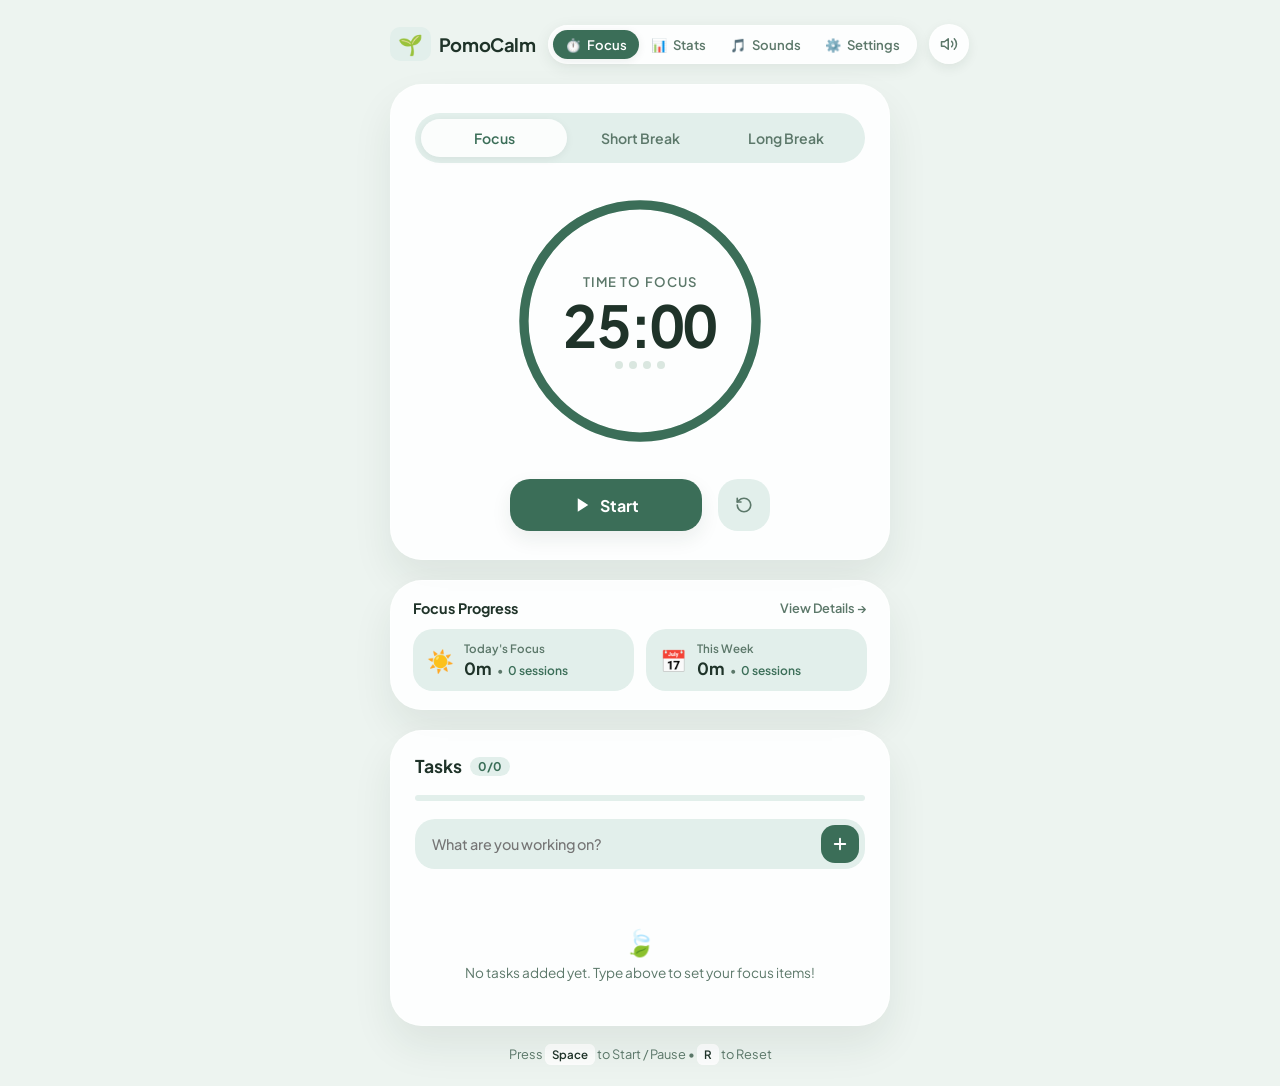
<file: index.html>
<!DOCTYPE html>
<html lang="en" data-theme="focus">
<head>
    <meta charset="UTF-8">
    <meta name="viewport" content="width=device-width, initial-scale=1.0">
    <title>PomoCalm — Serene Focus Dashboard</title>
    <meta name="description" content="A calm, modern pastel Pomodoro focus dashboard with analytics, ambient soundscape mixer, and task tracker.">
    
    <!-- Google Fonts -->
    <link rel="preconnect" href="https://fonts.googleapis.com">
    <link rel="preconnect" href="https://fonts.gstatic.com" crossorigin>
    <link href="https://fonts.googleapis.com/css2?family=Plus+Jakarta+Sans:wght@400;500;600;700&display=swap" rel="stylesheet">
    
    <!-- Stylesheet -->
    <link rel="stylesheet" href="style.css">
</head>
<body>
    <div class="app-container">
        <!-- Header -->
        <header class="app-header">
            <div class="brand">
                <span class="brand-icon">🌱</span>
                <span class="brand-name">PomoCalm</span>
            </div>
            
            <!-- Dashboard View Navigation Bar -->
            <nav class="dashboard-nav" aria-label="Dashboard Views">
                <button class="dash-nav-btn active" data-view="view-timer" title="Timer & Tasks">
                    <span class="nav-icon">⏱️</span>
                    <span class="nav-label">Focus</span>
                </button>
                <button class="dash-nav-btn" data-view="view-analytics" title="Analytics & Stats">
                    <span class="nav-icon">📊</span>
                    <span class="nav-label">Stats</span>
                </button>
                <button class="dash-nav-btn" data-view="view-ambient" title="Ambient Soundscapes">
                    <span class="nav-icon">🎵</span>
                    <span class="nav-label">Sounds</span>
                </button>
                <button class="dash-nav-btn" data-view="view-settings" title="Settings">
                    <span class="nav-icon">⚙️</span>
                    <span class="nav-label">Settings</span>
                </button>
            </nav>

            <button id="sound-toggle" class="icon-button" aria-label="Toggle Sound" title="Toggle chime sound">
                <svg id="sound-icon-on" class="icon" viewBox="0 0 24 24" fill="none" stroke="currentColor" stroke-width="2" stroke-linecap="round" stroke-linejoin="round">
                    <polygon points="11 5 6 9 2 9 2 15 6 15 11 19 11 5"></polygon>
                    <path d="M19.07 4.93a10 10 0 0 1 0 14.14M15.54 8.46a5 5 0 0 1 0 7.07"></path>
                </svg>
                <svg id="sound-icon-off" class="icon hidden" viewBox="0 0 24 24" fill="none" stroke="currentColor" stroke-width="2" stroke-linecap="round" stroke-linejoin="round">
                    <line x1="1" y1="1" x2="23" y2="23"></line>
                    <path d="M9 9l3 3M11 5L6 9H2v6h4l5 4V5z"></path>
                    <path d="M15.54 8.46a5 5 0 0 1 0 7.07"></path>
                </svg>
            </button>
        </header>

        <!-- VIEW 1: TIMER & TASKS -->
        <div id="view-timer" class="dashboard-view active">
            <!-- Main Timer Card -->
            <main class="timer-card">
                <!-- Mode Switcher Tabs -->
                <nav class="mode-tabs" aria-label="Timer Mode Navigation">
                    <button class="tab-btn active" data-mode="focus" id="tab-focus">Focus</button>
                    <button class="tab-btn" data-mode="shortBreak" id="tab-short">Short Break</button>
                    <button class="tab-btn" data-mode="longBreak" id="tab-long">Long Break</button>
                    <div class="tab-indicator"></div>
                </nav>

                <!-- Circular Timer Display -->
                <div class="timer-display-wrapper">
                    <svg class="progress-ring" width="280" height="280" viewBox="0 0 280 280">
                        <circle class="progress-ring-track" cx="140" cy="140" r="125" stroke-width="10" />
                        <circle class="progress-ring-fill" cx="140" cy="140" r="125" stroke-width="10" />
                    </svg>
                    <div class="timer-display-content">
                        <!-- Active Task Focus Badge -->
                        <div id="active-task-pill" class="active-task-pill hidden">
                            <span class="pill-dot"></span>
                            <span id="active-task-text" class="active-task-text">Focus Task</span>
                        </div>

                        <div id="status-label" class="status-label">Time to focus</div>
                        <div id="timer-readout" class="timer-readout" aria-live="polite">25:00</div>
                        <div id="session-count" class="session-dots" title="Completed focus sessions">
                            <span class="dot active"></span>
                            <span class="dot"></span>
                            <span class="dot"></span>
                            <span class="dot"></span>
                        </div>
                    </div>
                </div>

                <!-- Timer Action Controls -->
                <div class="controls">
                    <button id="start-pause-btn" class="btn btn-primary">
                        <svg id="play-icon" class="btn-icon" viewBox="0 0 24 24" fill="currentColor">
                            <polygon points="5 3 19 12 5 21 5 3"></polygon>
                        </svg>
                        <svg id="pause-icon" class="btn-icon hidden" viewBox="0 0 24 24" fill="currentColor">
                            <rect x="6" y="4" width="4" height="16"></rect>
                            <rect x="14" y="4" width="4" height="16"></rect>
                        </svg>
                        <span id="start-pause-text">Start</span>
                    </button>

                    <button id="finish-early-btn" class="btn btn-secondary hidden" aria-label="Log Elapsed Focus Time" title="Finish & log elapsed focus minutes">
                        <svg class="btn-icon" viewBox="0 0 24 24" fill="none" stroke="currentColor" stroke-width="2.4" stroke-linecap="round" stroke-linejoin="round">
                            <polyline points="20 6 9 17 4 12"></polyline>
                        </svg>
                    </button>
                    
                    <button id="reset-btn" class="btn btn-secondary" aria-label="Reset Timer" title="Reset timer">
                        <svg class="btn-icon" viewBox="0 0 24 24" fill="none" stroke="currentColor" stroke-width="2.2" stroke-linecap="round" stroke-linejoin="round">
                            <path d="M3 12a9 9 0 1 0 9-9 9.75 9.75 0 0 0-6.74 2.74L3 8"></path>
                            <path d="M3 3v5h5"></path>
                        </svg>
                    </button>
                </div>
            </main>

            <!-- Quick Focus Summary Card (Today & This Week) -->
            <section class="focus-summary-card" aria-label="Focus Summary">
                <div class="focus-summary-header">
                    <span class="focus-summary-title">Focus Progress</span>
                    <button id="quick-view-stats-btn" class="text-button">View Details &rarr;</button>
                </div>
                <div class="focus-summary-grid">
                    <div class="focus-summary-item">
                        <span class="summary-item-icon">☀️</span>
                        <div class="summary-item-content">
                            <span class="summary-item-label">Today's Focus</span>
                            <div class="summary-item-metrics">
                                <span id="quick-today-time" class="summary-item-value">0m</span>
                                <span class="summary-item-dot">&bull;</span>
                                <span id="quick-today-sessions" class="summary-item-sub">0 sessions</span>
                            </div>
                        </div>
                    </div>
                    <div class="focus-summary-item">
                        <span class="summary-item-icon">📅</span>
                        <div class="summary-item-content">
                            <span class="summary-item-label">This Week</span>
                            <div class="summary-item-metrics">
                                <span id="quick-week-time" class="summary-item-value">0m</span>
                                <span class="summary-item-dot">&bull;</span>
                                <span id="quick-week-sessions" class="summary-item-sub">0 sessions</span>
                            </div>
                        </div>
                    </div>
                </div>
            </section>

            <!-- Task Tracker Section -->
            <section class="task-card">
                <div class="task-header">
                    <div class="task-title-group">
                        <h2 class="task-title">Tasks</h2>
                        <span id="task-progress-badge" class="task-badge">0/0</span>
                    </div>
                    <button id="clear-completed-btn" class="text-button hidden">Clear completed</button>
                </div>

                <div class="task-progress-bar-container">
                    <div id="task-progress-fill" class="task-progress-fill"></div>
                </div>

                <form id="add-task-form" class="task-input-container">
                    <input type="text" id="task-input" class="task-input" placeholder="What are you working on?" maxlength="80" autocomplete="off" required>
                    <button type="submit" class="btn-add-task" aria-label="Add task" title="Add task">
                        <svg class="icon" viewBox="0 0 24 24" fill="none" stroke="currentColor" stroke-width="2.5" stroke-linecap="round" stroke-linejoin="round">
                            <line x1="12" y1="5" x2="12" y2="19"></line>
                            <line x1="5" y1="12" x2="19" y2="12"></line>
                        </svg>
                    </button>
                </form>

                <ul id="task-list" class="task-list" aria-label="Task List"></ul>

                <div id="task-empty-state" class="task-empty-state">
                    <span class="empty-icon">🍃</span>
                    <p>No tasks added yet. Type above to set your focus items!</p>
                </div>
            </section>
        </div>

        <!-- VIEW 2: ANALYTICS & STATS -->
        <div id="view-analytics" class="dashboard-view hidden">
            <section class="analytics-card">
                <div class="card-title-bar">
                    <h2>Focus Analytics</h2>
                    <span class="subtitle">Track your daily and weekly focus progress</span>
                </div>

                <!-- Stats Summary Cards Grid (2x2) -->
                <div class="stats-grid">
                    <div class="stat-card stat-card-highlight">
                        <span class="stat-icon">☀️</span>
                        <div class="stat-info">
                            <span class="stat-label">Today's Focus</span>
                            <span id="stat-today-time" class="stat-value">0m</span>
                            <span id="stat-today-sessions" class="stat-sub">0 sessions</span>
                        </div>
                    </div>
                    <div class="stat-card stat-card-highlight">
                        <span class="stat-icon">📅</span>
                        <div class="stat-info">
                            <span class="stat-label">This Week</span>
                            <span id="stat-week-time" class="stat-value">0m</span>
                            <span id="stat-week-sessions" class="stat-sub">0 sessions</span>
                        </div>
                    </div>
                    <div class="stat-card">
                        <span class="stat-icon">🔥</span>
                        <div class="stat-info">
                            <span class="stat-label">Current Streak</span>
                            <span id="stat-streak" class="stat-value">0 Days</span>
                            <span class="stat-sub">Consecutive days</span>
                        </div>
                    </div>
                    <div class="stat-card">
                        <span class="stat-icon">🏆</span>
                        <div class="stat-info">
                            <span class="stat-label">All-Time Total</span>
                            <span id="stat-total-time" class="stat-value">0m</span>
                            <span id="stat-completed-pomo" class="stat-sub">0 sessions</span>
                        </div>
                    </div>
                </div>

                <!-- Weekly Focus Time Chart (Mon - Sun) -->
                <div class="chart-section">
                    <div class="section-header-row">
                        <h3>This Week's Focus (Minutes)</h3>
                        <span id="chart-week-range" class="chart-week-badge">Mon – Sun</span>
                    </div>
                    <div class="chart-container">
                        <svg id="analytics-bar-chart" class="bar-chart-svg" viewBox="0 0 360 165"></svg>
                    </div>
                </div>

                <!-- Session History Log -->
                <div class="history-section">
                    <div class="section-header-row">
                        <h3>Focus History</h3>
                        <div class="history-filter-tabs" role="tablist" aria-label="Filter Focus History">
                            <button type="button" class="filter-pill active" data-filter="today">Today</button>
                            <button type="button" class="filter-pill" data-filter="week">This Week</button>
                            <button type="button" class="filter-pill" data-filter="all">All</button>
                        </div>
                    </div>
                    <ul id="session-history-list" class="history-list">
                        <!-- Dynamic History Rows -->
                    </ul>
                    <div id="history-empty" class="task-empty-state">
                        <span class="empty-icon">📈</span>
                        <p id="history-empty-text">No focus sessions recorded for today yet. Start the timer to log your progress!</p>
                    </div>
                </div>
            </section>
        </div>

        <!-- VIEW 3: AMBIENT SOUNDSCAPES MIXER -->
        <div id="view-ambient" class="dashboard-view hidden">
            <section class="ambient-card">
                <div class="card-title-bar">
                    <div class="title-with-toggle">
                        <h2>Ambient Soundscape Mixer</h2>
                        <button id="ambient-master-toggle" class="btn-toggle-pill active">
                            <span id="ambient-master-status">Audio Active</span>
                        </button>
                    </div>
                    <span class="subtitle">Craft your ideal background acoustic atmosphere</span>
                </div>

                <div class="soundscape-channels">
                    <!-- Channel 1: Rain -->
                    <div class="channel-row">
                        <div class="channel-info">
                            <span class="channel-icon">🌧️</span>
                            <div class="channel-name-group">
                                <span class="channel-title">Gentle Rain</span>
                                <span class="channel-desc">Soft steady rainfall</span>
                            </div>
                        </div>
                        <input type="range" id="volume-rain" class="sound-slider" min="0" max="100" value="0">
                        <span id="val-rain" class="volume-val">Off</span>
                    </div>

                    <!-- Channel 2: Wind -->
                    <div class="channel-row">
                        <div class="channel-info">
                            <span class="channel-icon">🌲</span>
                            <div class="channel-name-group">
                                <span class="channel-title">Forest Wind</span>
                                <span class="channel-desc">Organic breezy foliage</span>
                            </div>
                        </div>
                        <input type="range" id="volume-wind" class="sound-slider" min="0" max="100" value="0">
                        <span id="val-wind" class="volume-val">Off</span>
                    </div>

                    <!-- Channel 3: Brown Noise -->
                    <div class="channel-row">
                        <div class="channel-info">
                            <span class="channel-icon">🎧</span>
                            <div class="channel-name-group">
                                <span class="channel-title">Deep Brown Noise</span>
                                <span class="channel-desc">Warm soothing rumble</span>
                            </div>
                        </div>
                        <input type="range" id="volume-noise" class="sound-slider" min="0" max="100" value="0">
                        <span id="val-noise" class="volume-val">Off</span>
                    </div>

                    <!-- Channel 4: Ocean Waves -->
                    <div class="channel-row">
                        <div class="channel-info">
                            <span class="channel-icon">🌊</span>
                            <div class="channel-name-group">
                                <span class="channel-title">Ocean Waves</span>
                                <span class="channel-desc">Rhythmic tidal surges</span>
                            </div>
                        </div>
                        <input type="range" id="volume-waves" class="sound-slider" min="0" max="100" value="0">
                        <span id="val-waves" class="volume-val">Off</span>
                    </div>
                </div>
            </section>
        </div>

        <!-- VIEW 4: SETTINGS -->
        <div id="view-settings" class="dashboard-view hidden">
            <section class="settings-card">
                <div class="card-title-bar">
                    <h2>Timer Settings</h2>
                    <span class="subtitle">Customize session durations and preferences</span>
                </div>

                <form id="settings-form" class="settings-form">
                    <div class="settings-group">
                        <label for="setting-focus-dur">Focus Duration (minutes)</label>
                        <input type="number" id="setting-focus-dur" class="settings-input" min="1" max="120" value="25" required>
                    </div>

                    <div class="settings-group">
                        <label for="setting-short-dur">Short Break Duration (minutes)</label>
                        <input type="number" id="setting-short-dur" class="settings-input" min="1" max="60" value="5" required>
                    </div>

                    <div class="settings-group">
                        <label for="setting-long-dur">Long Break Duration (minutes)</label>
                        <input type="number" id="setting-long-dur" class="settings-input" min="1" max="90" value="15" required>
                    </div>

                    <div class="settings-toggle-group">
                        <label for="setting-auto-start">Auto-start Breaks</label>
                        <input type="checkbox" id="setting-auto-start" class="settings-checkbox">
                    </div>

                    <div class="settings-actions">
                        <button type="submit" class="btn btn-primary">Save Settings</button>
                        <button type="button" id="btn-reset-all" class="text-button text-danger">Reset All Data</button>
                    </div>
                </form>
            </section>
        </div>

        <!-- Footer -->
        <footer class="app-footer">
            <p>Press <kbd>Space</kbd> to Start / Pause &bull; <kbd>R</kbd> to Reset</p>
        </footer>
    </div>

    <!-- Application Script -->
    <script src="app.js"></script>
</body>
</html>
</file>
<file: style.css>
/* PomoCalm — Modern Pastel Pomodoro Focus Dashboard Styles */

:root {
    /* Focus Theme (Default - Sage Green) */
    --bg-primary: #EDF4F0;
    --bg-secondary: #E2EFEB;
    --card-bg: rgba(255, 255, 255, 0.88);
    --card-border: rgba(255, 255, 255, 0.6);
    --accent-color: #3B6E58;
    --accent-hover: #2E5745;
    --accent-light: #D8E8E0;
    --ring-track: #DAE7E0;
    --text-dark: #1F3329;
    --text-muted: #5C786A;
    --shadow-color: rgba(31, 51, 41, 0.08);

    /* Typography & Spacing */
    --font-family: 'Plus Jakarta Sans', -apple-system, BlinkMacSystemFont, 'Segoe UI', Roboto, sans-serif;
    --radius-lg: 32px;
    --radius-md: 20px;
    --radius-sm: 14px;
    --radius-full: 9999px;
    --transition-smooth: all 0.5s cubic-bezier(0.16, 1, 0.3, 1);
}

/* Theme Switching Overrides */
html[data-theme="shortBreak"] {
    --bg-primary: #FAF1EE;
    --bg-secondary: #F7E5E0;
    --accent-color: #D97757;
    --accent-hover: #C26041;
    --accent-light: #FCDFD7;
    --ring-track: #F4D9D2;
    --text-dark: #3B231B;
    --text-muted: #8C5F51;
    --shadow-color: rgba(59, 35, 27, 0.08);
}

html[data-theme="longBreak"] {
    --bg-primary: #EEF3F7;
    --bg-secondary: #E0EBF3;
    --accent-color: #4A7B9D;
    --accent-hover: #396381;
    --accent-light: #D7E5F0;
    --ring-track: #D2E2EE;
    --text-dark: #1A2C38;
    --text-muted: #567184;
    --shadow-color: rgba(26, 44, 56, 0.08);
}

/* Global Reset & Base */
*, *::before, *::after {
    box-sizing: border-box;
    margin: 0;
    padding: 0;
}

body {
    font-family: var(--font-family);
    background-color: var(--bg-primary);
    color: var(--text-dark);
    min-height: 100vh;
    display: flex;
    justify-content: center;
    align-items: center;
    transition: var(--transition-smooth);
    padding: 24px 16px;
    -webkit-font-smoothing: antialiased;
    -moz-osx-font-smoothing: grayscale;
}

.app-container {
    width: 100%;
    max-width: 500px;
    display: flex;
    flex-direction: column;
    gap: 20px;
    align-items: center;
}

/* Header */
.app-header {
    width: 100%;
    display: flex;
    justify-content: space-between;
    align-items: center;
    gap: 12px;
}

.brand {
    display: flex;
    align-items: center;
    gap: 8px;
    font-size: 1.15rem;
    font-weight: 700;
    color: var(--text-dark);
    letter-spacing: -0.02em;
    flex-shrink: 0;
}

.brand-icon {
    font-size: 1.25rem;
    background: var(--bg-secondary);
    padding: 4px 8px;
    border-radius: 10px;
    transition: var(--transition-smooth);
}

/* Dashboard View Navigation Bar */
.dashboard-nav {
    display: flex;
    background: var(--card-bg);
    border: 1px solid var(--card-border);
    backdrop-filter: blur(12px);
    padding: 4px;
    border-radius: var(--radius-full);
    box-shadow: 0 4px 16px var(--shadow-color);
}

.dash-nav-btn {
    background: none;
    border: none;
    padding: 6px 12px;
    border-radius: var(--radius-full);
    font-family: var(--font-family);
    font-size: 0.82rem;
    font-weight: 600;
    color: var(--text-muted);
    cursor: pointer;
    display: flex;
    align-items: center;
    gap: 6px;
    transition: var(--transition-smooth);
}

.dash-nav-btn:hover {
    color: var(--text-dark);
}

.dash-nav-btn.active {
    background: var(--accent-color);
    color: #FFFFFF;
    box-shadow: 0 2px 8px var(--shadow-color);
}

.icon-button {
    background: var(--card-bg);
    border: 1px solid var(--card-border);
    color: var(--text-muted);
    width: 40px;
    height: 40px;
    border-radius: var(--radius-md);
    display: flex;
    align-items: center;
    justify-content: center;
    cursor: pointer;
    transition: var(--transition-smooth);
    box-shadow: 0 4px 12px var(--shadow-color);
    flex-shrink: 0;
}

.icon-button:hover {
    color: var(--accent-color);
    transform: translateY(-2px);
}

.icon {
    width: 18px;
    height: 18px;
}

.hidden {
    display: none !important;
}

/* Dashboard Views Container */
.dashboard-view {
    width: 100%;
    display: flex;
    flex-direction: column;
    gap: 20px;
    animation: view-fade-in 0.4s cubic-bezier(0.16, 1, 0.3, 1) forwards;
}

@keyframes view-fade-in {
    from {
        opacity: 0;
        transform: translateY(10px);
    }
    to {
        opacity: 1;
        transform: translateY(0);
    }
}

/* Timer Card */
.timer-card {
    width: 100%;
    background: var(--card-bg);
    border: 1px solid var(--card-border);
    backdrop-filter: blur(20px);
    -webkit-backdrop-filter: blur(20px);
    border-radius: var(--radius-lg);
    padding: 28px 24px;
    display: flex;
    flex-direction: column;
    align-items: center;
    gap: 28px;
    box-shadow: 0 20px 40px var(--shadow-color);
    transition: var(--transition-smooth);
}

/* Mode Switcher Tabs */
.mode-tabs {
    position: relative;
    display: flex;
    background: var(--bg-secondary);
    padding: 6px;
    border-radius: var(--radius-full);
    width: 100%;
    transition: var(--transition-smooth);
}

.tab-btn {
    flex: 1;
    background: none;
    border: none;
    padding: 10px 14px;
    font-family: var(--font-family);
    font-size: 0.88rem;
    font-weight: 600;
    color: var(--text-muted);
    cursor: pointer;
    border-radius: var(--radius-full);
    z-index: 2;
    transition: color 0.3s ease;
}

.tab-btn.active {
    color: var(--accent-color);
}

.tab-indicator {
    position: absolute;
    top: 6px;
    bottom: 6px;
    left: 6px;
    width: calc((100% - 12px) / 3);
    background: var(--card-bg);
    border-radius: var(--radius-full);
    box-shadow: 0 2px 8px rgba(0, 0, 0, 0.06);
    z-index: 1;
    transition: transform 0.4s cubic-bezier(0.16, 1, 0.3, 1), background-color 0.4s ease;
}

/* SVG Progress Ring & Timer Display */
.timer-display-wrapper {
    position: relative;
    width: 260px;
    height: 260px;
    display: flex;
    align-items: center;
    justify-content: center;
}

.progress-ring {
    transform: rotate(-90deg);
    width: 100%;
    height: 100%;
}

.progress-ring-track {
    fill: transparent;
    stroke: var(--ring-track);
    transition: stroke 0.5s ease;
}

.progress-ring-fill {
    fill: transparent;
    stroke: var(--accent-color);
    stroke-dasharray: 785.4;
    stroke-dashoffset: 0;
    stroke-linecap: round;
    transition: stroke-dashoffset 1s linear, stroke 0.5s ease;
}

.timer-display-content {
    position: absolute;
    display: flex;
    flex-direction: column;
    align-items: center;
    justify-content: center;
    gap: 4px;
    text-align: center;
    width: 82%;
}

.active-task-pill {
    display: inline-flex;
    align-items: center;
    gap: 6px;
    background: var(--bg-secondary);
    color: var(--accent-color);
    padding: 3px 10px;
    border-radius: var(--radius-full);
    font-size: 0.75rem;
    font-weight: 600;
    max-width: 170px;
    transition: var(--transition-smooth);
}

.active-task-text {
    white-space: nowrap;
    overflow: hidden;
    text-overflow: ellipsis;
}

.pill-dot {
    width: 6px;
    height: 6px;
    border-radius: 50%;
    background: var(--accent-color);
    flex-shrink: 0;
    animation: dot-pulse 2s infinite ease-in-out;
}

@keyframes dot-pulse {
    0%, 100% { transform: scale(1); opacity: 1; }
    50% { transform: scale(1.4); opacity: 0.6; }
}

.status-label {
    font-size: 0.82rem;
    font-weight: 600;
    color: var(--text-muted);
    text-transform: uppercase;
    letter-spacing: 0.08em;
    transition: color 0.5s ease;
}

.timer-readout {
    font-size: 3.6rem;
    font-weight: 700;
    color: var(--text-dark);
    letter-spacing: -0.03em;
    font-variant-numeric: tabular-nums;
    font-feature-settings: "tnum";
    line-height: 1;
    margin: 2px 0;
}

.session-dots {
    display: flex;
    gap: 6px;
    margin-top: 2px;
}

.session-dots .dot {
    width: 8px;
    height: 8px;
    border-radius: 50%;
    background: var(--ring-track);
    transition: var(--transition-smooth);
}

.session-dots .dot.active {
    background: var(--accent-color);
    transform: scale(1.2);
}

/* Control Buttons */
.controls {
    display: flex;
    align-items: center;
    gap: 16px;
    width: 100%;
    max-width: 260px;
}

.btn {
    font-family: var(--font-family);
    font-size: 1rem;
    font-weight: 700;
    border: none;
    cursor: pointer;
    display: flex;
    align-items: center;
    justify-content: center;
    gap: 8px;
    border-radius: var(--radius-md);
    transition: var(--transition-smooth);
}

.btn-primary {
    flex: 1;
    height: 52px;
    background: var(--accent-color);
    color: #FFFFFF;
    box-shadow: 0 8px 20px var(--shadow-color);
}

.btn-primary:hover {
    background: var(--accent-hover);
    transform: translateY(-2px);
}

.btn-secondary {
    width: 52px;
    height: 52px;
    background: var(--bg-secondary);
    color: var(--text-muted);
}

.btn-secondary:hover {
    color: var(--text-dark);
    background: var(--accent-light);
}

.btn-icon {
    width: 18px;
    height: 18px;
}

/* Task Tracker Card Styles */
.task-card {
    width: 100%;
    background: var(--card-bg);
    border: 1px solid var(--card-border);
    backdrop-filter: blur(20px);
    -webkit-backdrop-filter: blur(20px);
    border-radius: var(--radius-lg);
    padding: 24px;
    display: flex;
    flex-direction: column;
    gap: 18px;
    box-shadow: 0 20px 40px var(--shadow-color);
}

.task-header {
    display: flex;
    justify-content: space-between;
    align-items: center;
}

.task-title-group {
    display: flex;
    align-items: center;
    gap: 8px;
}

.task-title {
    font-size: 1.1rem;
    font-weight: 700;
    color: var(--text-dark);
}

.task-badge {
    background: var(--bg-secondary);
    color: var(--accent-color);
    font-size: 0.75rem;
    font-weight: 700;
    padding: 2px 8px;
    border-radius: var(--radius-full);
}

.text-button {
    background: none;
    border: none;
    font-family: var(--font-family);
    font-size: 0.8rem;
    font-weight: 600;
    color: var(--text-muted);
    cursor: pointer;
}

.text-button:hover {
    color: var(--accent-color);
    text-decoration: underline;
}

.task-progress-bar-container {
    width: 100%;
    height: 6px;
    background: var(--bg-secondary);
    border-radius: var(--radius-full);
    overflow: hidden;
}

.task-progress-fill {
    height: 100%;
    width: 0%;
    background: var(--accent-color);
    border-radius: var(--radius-full);
    transition: width 0.4s ease, background-color 0.5s ease;
}

.task-input-container {
    display: flex;
    gap: 8px;
    background: var(--bg-secondary);
    padding: 5px 5px 5px 16px;
    border-radius: var(--radius-md);
    border: 1px solid transparent;
}

.task-input-container:focus-within {
    border-color: var(--accent-color);
    background: var(--card-bg);
}

.task-input {
    flex: 1;
    background: none;
    border: none;
    outline: none;
    font-family: var(--font-family);
    font-size: 0.9rem;
    font-weight: 500;
    color: var(--text-dark);
}

.btn-add-task {
    width: 38px;
    height: 38px;
    background: var(--accent-color);
    color: #FFFFFF;
    border: none;
    border-radius: var(--radius-sm);
    display: flex;
    align-items: center;
    justify-content: center;
    cursor: pointer;
}

.task-list {
    list-style: none;
    display: flex;
    flex-direction: column;
    gap: 8px;
    max-height: 240px;
    overflow-y: auto;
}

.task-item {
    display: flex;
    align-items: center;
    justify-content: space-between;
    gap: 10px;
    padding: 10px 12px;
    background: var(--bg-secondary);
    border-radius: var(--radius-md);
    border: 1.5px solid transparent;
}

.task-item.is-active {
    border-color: var(--accent-color);
    background: var(--card-bg);
}

.task-main {
    display: flex;
    align-items: center;
    gap: 10px;
    flex: 1;
    min-width: 0;
    cursor: pointer;
}

.task-checkbox {
    width: 20px;
    height: 20px;
    border-radius: 50%;
    border: 2px solid var(--text-muted);
    background: transparent;
    display: flex;
    align-items: center;
    justify-content: center;
    cursor: pointer;
    flex-shrink: 0;
}

.task-checkbox .check-icon {
    width: 12px;
    height: 12px;
    stroke: #FFFFFF;
    stroke-width: 3;
    opacity: 0;
}

.task-item.completed .task-checkbox {
    background: var(--accent-color);
    border-color: var(--accent-color);
}

.task-item.completed .task-checkbox .check-icon {
    opacity: 1;
}

.task-text {
    font-size: 0.9rem;
    font-weight: 500;
    color: var(--text-dark);
    white-space: nowrap;
    overflow: hidden;
    text-overflow: ellipsis;
}

.task-item.completed .task-text {
    text-decoration: line-through;
    color: var(--text-muted);
}

.task-actions {
    display: flex;
    gap: 4px;
}

.task-btn-action {
    background: none;
    border: none;
    color: var(--text-muted);
    width: 28px;
    height: 28px;
    border-radius: var(--radius-sm);
    display: flex;
    align-items: center;
    justify-content: center;
    cursor: pointer;
}

.task-pin-icon {
    width: 14px;
    height: 14px;
}

.task-empty-state {
    display: flex;
    flex-direction: column;
    align-items: center;
    padding: 20px 10px;
    text-align: center;
    color: var(--text-muted);
    font-size: 0.85rem;
    gap: 6px;
}

.empty-icon {
    font-size: 1.6rem;
}

/* Quick Focus Summary Card (Main View) */
.focus-summary-card {
    width: 100%;
    background: var(--card-bg);
    border: 1px solid var(--card-border);
    backdrop-filter: blur(20px);
    -webkit-backdrop-filter: blur(20px);
    border-radius: var(--radius-lg);
    padding: 18px 22px;
    display: flex;
    flex-direction: column;
    gap: 12px;
    box-shadow: 0 20px 40px var(--shadow-color);
    transition: var(--transition-smooth);
}

.focus-summary-header {
    display: flex;
    justify-content: space-between;
    align-items: center;
}

.focus-summary-title {
    font-size: 0.9rem;
    font-weight: 700;
    color: var(--text-dark);
}

.focus-summary-grid {
    display: grid;
    grid-template-columns: repeat(2, 1fr);
    gap: 12px;
}

.focus-summary-item {
    background: var(--bg-secondary);
    padding: 12px 14px;
    border-radius: var(--radius-md);
    display: flex;
    align-items: center;
    gap: 10px;
    transition: var(--transition-smooth);
}

.summary-item-icon {
    font-size: 1.35rem;
    flex-shrink: 0;
}

.summary-item-content {
    display: flex;
    flex-direction: column;
    gap: 2px;
    min-width: 0;
}

.summary-item-label {
    font-size: 0.72rem;
    font-weight: 600;
    color: var(--text-muted);
}

.summary-item-metrics {
    display: flex;
    align-items: baseline;
    gap: 5px;
    flex-wrap: wrap;
}

.summary-item-value {
    font-size: 1.05rem;
    font-weight: 700;
    color: var(--text-dark);
}

.summary-item-dot {
    font-size: 0.75rem;
    color: var(--text-muted);
}

.summary-item-sub {
    font-size: 0.75rem;
    font-weight: 600;
    color: var(--accent-color);
}

/* ==========================================================================
   VIEW 2: ANALYTICS & STATS STYLES
   ========================================================================== */

.analytics-card, .ambient-card, .settings-card {
    width: 100%;
    background: var(--card-bg);
    border: 1px solid var(--card-border);
    backdrop-filter: blur(20px);
    border-radius: var(--radius-lg);
    padding: 24px;
    display: flex;
    flex-direction: column;
    gap: 22px;
    box-shadow: 0 20px 40px var(--shadow-color);
}

.card-title-bar {
    display: flex;
    flex-direction: column;
    gap: 2px;
}

.card-title-bar h2 {
    font-size: 1.2rem;
    font-weight: 700;
    color: var(--text-dark);
}

.card-title-bar .subtitle {
    font-size: 0.82rem;
    color: var(--text-muted);
}

.stats-grid {
    display: grid;
    grid-template-columns: repeat(2, 1fr);
    gap: 12px;
}

.stat-card {
    background: var(--bg-secondary);
    padding: 14px 14px;
    border-radius: var(--radius-md);
    display: flex;
    align-items: center;
    gap: 12px;
    border: 1.5px solid transparent;
    transition: var(--transition-smooth);
}

.stat-card-highlight {
    border-color: var(--accent-light);
    background: var(--bg-secondary);
}

.stat-icon {
    font-size: 1.5rem;
    flex-shrink: 0;
}

.stat-info {
    display: flex;
    flex-direction: column;
    gap: 1px;
}

.stat-label {
    font-size: 0.72rem;
    font-weight: 600;
    color: var(--text-muted);
}

.stat-value {
    font-size: 1.15rem;
    font-weight: 700;
    color: var(--text-dark);
}

.stat-sub {
    font-size: 0.72rem;
    font-weight: 600;
    color: var(--accent-color);
}

.chart-section, .history-section {
    display: flex;
    flex-direction: column;
    gap: 10px;
}

.section-header-row {
    display: flex;
    justify-content: space-between;
    align-items: center;
    gap: 8px;
    flex-wrap: wrap;
}

.chart-section h3, .history-section h3 {
    font-size: 0.9rem;
    font-weight: 700;
    color: var(--text-dark);
}

.chart-week-badge {
    font-size: 0.72rem;
    font-weight: 600;
    color: var(--accent-color);
    background: var(--bg-secondary);
    padding: 3px 10px;
    border-radius: var(--radius-full);
}

.chart-container {
    width: 100%;
    background: var(--bg-secondary);
    padding: 12px;
    border-radius: var(--radius-md);
}

.bar-chart-svg {
    width: 100%;
    height: 145px;
}

.history-filter-tabs {
    display: flex;
    background: var(--bg-secondary);
    padding: 3px;
    border-radius: var(--radius-full);
    gap: 2px;
}

.filter-pill {
    background: none;
    border: none;
    padding: 4px 10px;
    border-radius: var(--radius-full);
    font-family: var(--font-family);
    font-size: 0.72rem;
    font-weight: 600;
    color: var(--text-muted);
    cursor: pointer;
    transition: var(--transition-smooth);
}

.filter-pill:hover {
    color: var(--text-dark);
}

.filter-pill.active {
    background: var(--accent-color);
    color: #FFFFFF;
}

.history-list {
    list-style: none;
    display: flex;
    flex-direction: column;
    gap: 8px;
    max-height: 220px;
    overflow-y: auto;
}

.history-item {
    display: flex;
    justify-content: space-between;
    align-items: center;
    gap: 10px;
    background: var(--bg-secondary);
    padding: 10px 12px;
    border-radius: var(--radius-sm);
    font-size: 0.85rem;
}

.history-item-main {
    display: flex;
    flex-direction: column;
    gap: 2px;
    min-width: 0;
    flex: 1;
}

.history-task-row {
    display: flex;
    align-items: center;
    gap: 6px;
}

.history-task {
    font-weight: 600;
    color: var(--text-dark);
    white-space: nowrap;
    overflow: hidden;
    text-overflow: ellipsis;
}

.history-badge-partial {
    font-size: 0.65rem;
    font-weight: 700;
    background: var(--accent-light);
    color: var(--accent-color);
    padding: 1px 6px;
    border-radius: var(--radius-full);
    flex-shrink: 0;
}

.history-meta {
    font-size: 0.72rem;
    color: var(--text-muted);
}

.history-item-right {
    display: flex;
    align-items: center;
    gap: 8px;
    flex-shrink: 0;
}

.history-duration-pill {
    font-size: 0.76rem;
    font-weight: 700;
    color: var(--accent-color);
    background: var(--card-bg);
    padding: 3px 8px;
    border-radius: var(--radius-full);
}

.history-delete-btn {
    background: none;
    border: none;
    color: var(--text-muted);
    width: 24px;
    height: 24px;
    border-radius: var(--radius-sm);
    display: flex;
    align-items: center;
    justify-content: center;
    cursor: pointer;
    transition: color 0.2s ease, background-color 0.2s ease;
}

.history-delete-btn:hover {
    color: #E53E3E;
    background: rgba(229, 62, 62, 0.1);
}

/* ==========================================================================
   VIEW 3: AMBIENT SOUNDSCAPES MIXER STYLES
   ========================================================================== */

.title-with-toggle {
    display: flex;
    justify-content: space-between;
    align-items: center;
}

.btn-toggle-pill {
    background: var(--bg-secondary);
    border: none;
    padding: 6px 14px;
    border-radius: var(--radius-full);
    font-family: var(--font-family);
    font-size: 0.78rem;
    font-weight: 700;
    color: var(--accent-color);
    cursor: pointer;
    transition: var(--transition-smooth);
}

.btn-toggle-pill.active {
    background: var(--accent-light);
}

.soundscape-channels {
    display: flex;
    flex-direction: column;
    gap: 16px;
}

.channel-row {
    display: flex;
    align-items: center;
    gap: 12px;
    background: var(--bg-secondary);
    padding: 12px 16px;
    border-radius: var(--radius-md);
}

.channel-info {
    display: flex;
    align-items: center;
    gap: 10px;
    width: 140px;
    flex-shrink: 0;
}

.channel-icon {
    font-size: 1.3rem;
}

.channel-name-group {
    display: flex;
    flex-direction: column;
}

.channel-title {
    font-size: 0.88rem;
    font-weight: 700;
    color: var(--text-dark);
}

.channel-desc {
    font-size: 0.7rem;
    color: var(--text-muted);
}

.sound-slider {
    flex: 1;
    -webkit-appearance: none;
    appearance: none;
    height: 6px;
    background: var(--ring-track);
    border-radius: var(--radius-full);
    outline: none;
}

.sound-slider::-webkit-slider-thumb {
    -webkit-appearance: none;
    appearance: none;
    width: 18px;
    height: 18px;
    border-radius: 50%;
    background: var(--accent-color);
    cursor: pointer;
    box-shadow: 0 2px 6px rgba(0,0,0,0.15);
}

.volume-val {
    font-size: 0.78rem;
    font-weight: 700;
    color: var(--text-muted);
    width: 32px;
    text-align: right;
}

/* ==========================================================================
   VIEW 4: SETTINGS STYLES
   ========================================================================== */

.settings-form {
    display: flex;
    flex-direction: column;
    gap: 16px;
}

.settings-group {
    display: flex;
    flex-direction: column;
    gap: 6px;
}

.settings-group label {
    font-size: 0.85rem;
    font-weight: 600;
    color: var(--text-dark);
}

.settings-input {
    background: var(--bg-secondary);
    border: 1px solid transparent;
    padding: 10px 14px;
    border-radius: var(--radius-sm);
    font-family: var(--font-family);
    font-size: 0.95rem;
    font-weight: 600;
    color: var(--text-dark);
    outline: none;
}

.settings-input:focus {
    border-color: var(--accent-color);
    background: var(--card-bg);
}

.settings-toggle-group {
    display: flex;
    justify-content: space-between;
    align-items: center;
    background: var(--bg-secondary);
    padding: 12px 14px;
    border-radius: var(--radius-sm);
}

.settings-toggle-group label {
    font-size: 0.85rem;
    font-weight: 600;
    color: var(--text-dark);
}

.settings-checkbox {
    width: 18px;
    height: 18px;
    accent-color: var(--accent-color);
    cursor: pointer;
}

.settings-actions {
    display: flex;
    justify-content: space-between;
    align-items: center;
    margin-top: 10px;
}

.text-danger {
    color: #E53E3E !important;
}

.text-danger:hover {
    text-decoration: underline;
}

/* Footer Instructions */
.app-footer {
    font-size: 0.8rem;
    color: var(--text-muted);
    text-align: center;
}

kbd {
    background: var(--card-bg);
    border: 1px solid var(--card-border);
    border-radius: 6px;
    padding: 2px 6px;
    font-size: 0.72rem;
    font-family: inherit;
    font-weight: 600;
    color: var(--text-dark);
}

/* Responsive Tweaks */
@media (max-width: 480px) {
    .stats-grid {
        grid-template-columns: 1fr;
    }
    
    .dash-nav-btn .nav-label {
        display: none;
    }
    
    .dash-nav-btn {
        padding: 6px 10px;
    }
}
</file>
